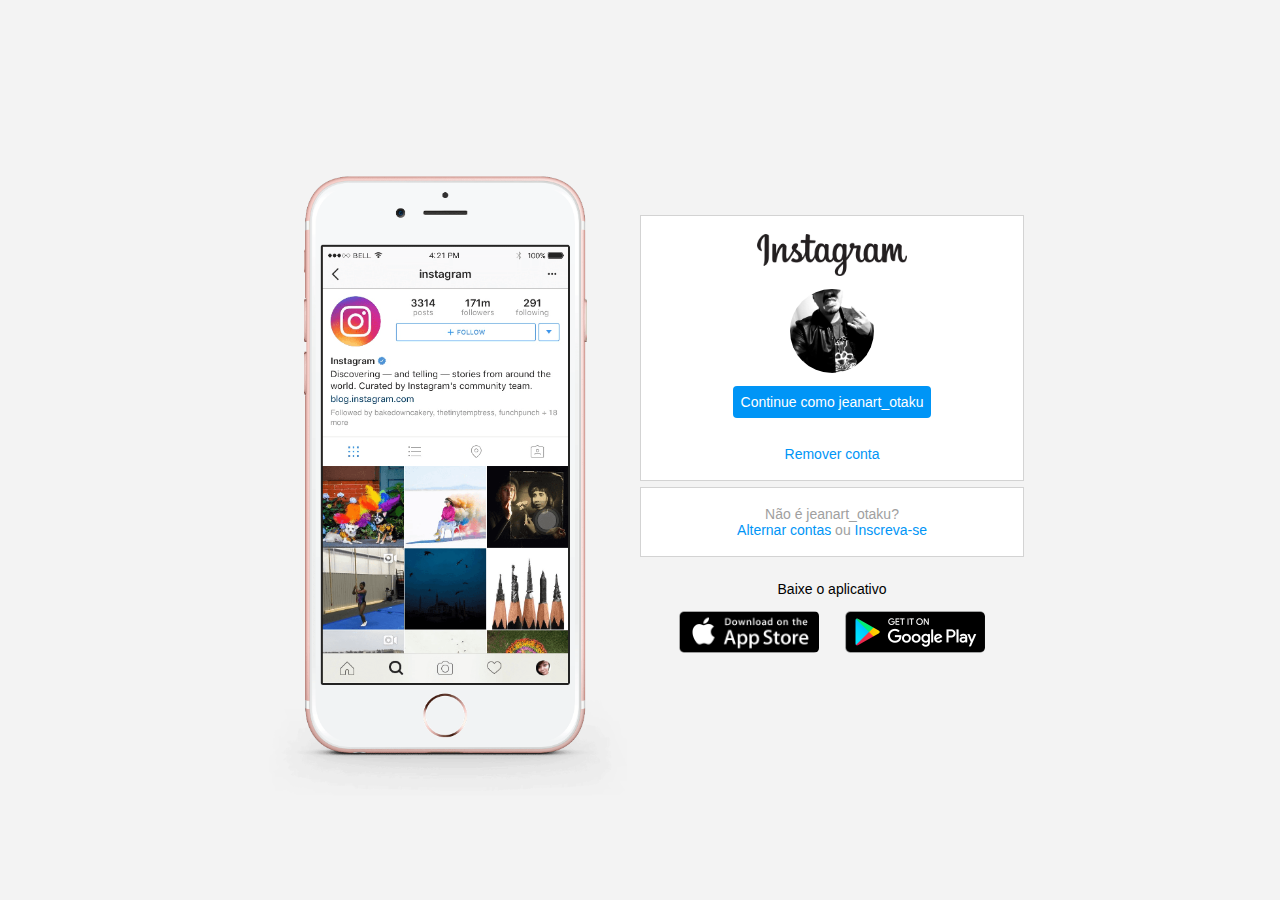
<file: Dio/html-css/instagram/index.html>
<!DOCTYPE html>
<html lang="pt-br">
<head>
    <meta charset="UTF-8">
    <meta name="author" content="Jean Fernandes - JeanOmeg">
    <meta name="description" content="Projeto Instagram - DIO - SantanderBootCamp Fullstack Developer">
    <meta name="viewport" content="width=device-width, initial-scale=1.0">
    <link rel="stylesheet" href="style.css">
    <title>Instagram</title>
</head>
<body>
    <div class="instagram-wrapper">
        
        <div class="instagram-phone">
            <img src="./img/instagram-celular.png" alt="Imagem de um celular usando o instagram">
        </div>
        
        <div class="instagram-continue">
            
            <div class="group">
                <img src="./img/instagram-logo.png" class="instagram-logo" alt="Logo do instagram">
                <div class="profile-photo">
                    <img src="./img/perfil-instagram.jpg" alt="Foto de perfil">
                </div>
                <a href="#" class="instagram-login">Continue como jeanart_otaku</a>
                <a href="#" class="instagram-logout">Remover conta</a>
            </div>
            
            <div class="group">
                <p class="not-account">Não é jeanart_otaku?</p>
                <p class="not-account">
                    <span class="link-blue">Alternar contas</span>
                    ou
                    <span class="link-blue">Inscreva-se</span>
                </p>
            </div>
            
            <div class="get-the-app">
                <p class="get-app">Baixe o aplicativo</p>
                <div class="download">
                    <a href="#" class="app-download"></a>
                    <a href="#" class="app-download"></a>
                </div>
            </div>
            
        </div>
        
    </div>
</body>
</html>
</file>
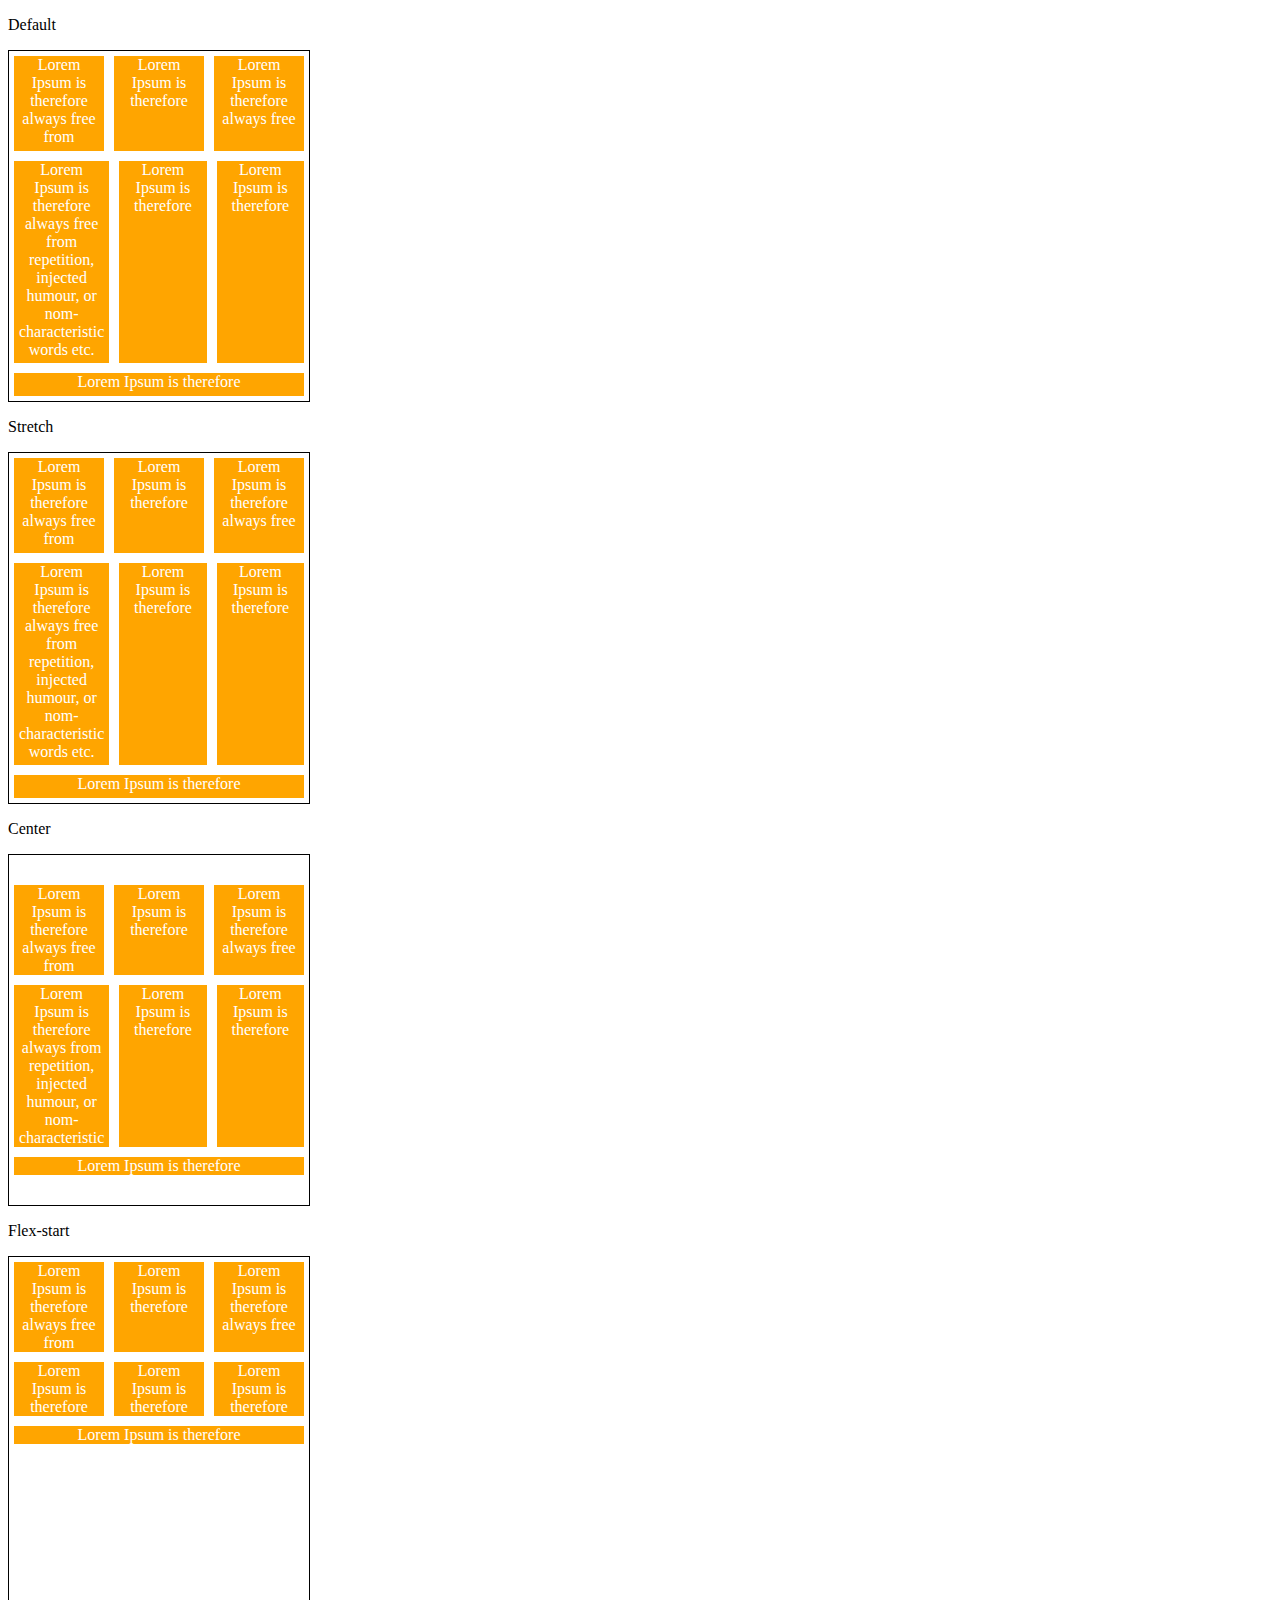
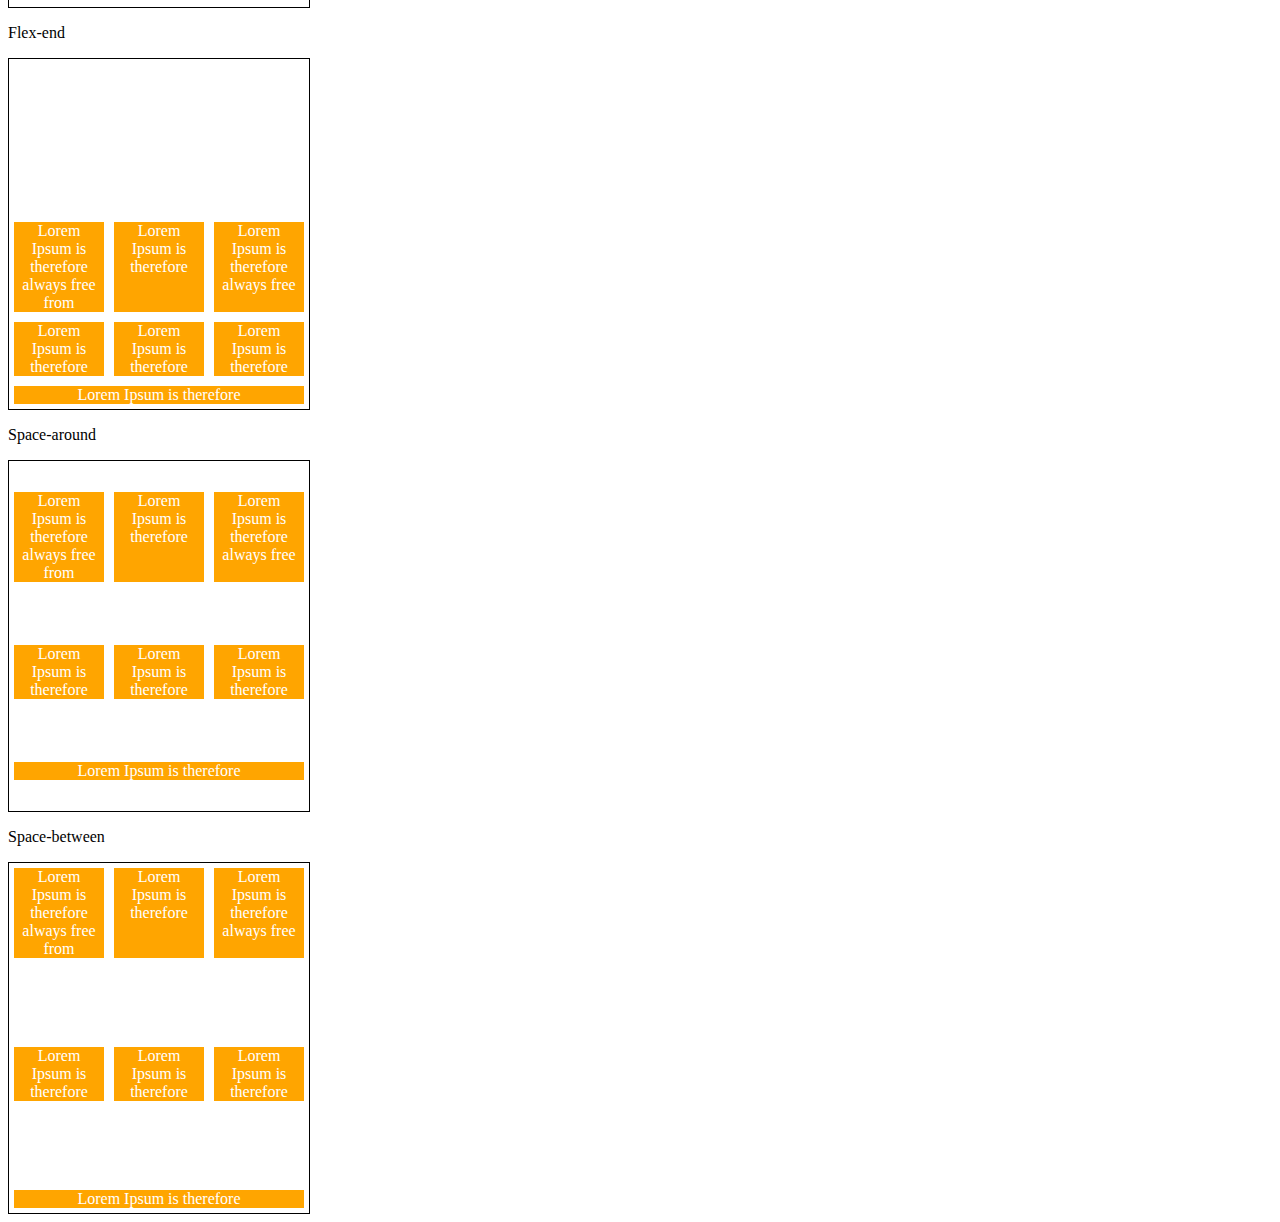
<file: Dio/html-css/flexbox/parte-1/aligncontent.html>
<!DOCTYPE html>
<html lang="pt-BR">
<head>
    <meta charset="UTF-8">
    <meta name="author" content="Jean Fernandes - JeanOmeg">
    <meta name="description" content="Exemplos da aula de align content">
    <meta http-equiv="X-UA-Compatible" content="IE=Edge">
    <meta name="viewport" content="width=device-width, initial-scale=1">
    <title>Fundamentos - Align content</title>
    <style>
        .container {
            height: 350px;
            max-width: 300px;
            display: flex;
            flex-wrap: wrap;
            border: 1px solid black;
        }

        .item {
            background-color: orange;
            padding: 0 5px;
            margin: 5px;
            flex: 1;
            text-align: center;
            color: white;
        }

        .stretch {
            align-content: stretch;
        }

        .center {
            align-content: center;
        }

        .flex-start {
            align-content: flex-start;
        }

        .flex-end {
            align-content: flex-end;
        }

        .space-between {
            align-content: space-between;
        }

        .space-around {
            align-content: space-around;
        }



    </style>
</head>
<body>
    <p>Default</p>
    <div class="container">
        <div class="item">Lorem Ipsum is therefore always free from</div>
        <div class="item">Lorem Ipsum is therefore</div>
        <div class="item">Lorem Ipsum is therefore always free</div>
        <div class="item">Lorem Ipsum is therefore always free from repetition, injected humour, or nom-characteristic words etc.</div>
        <div class="item">Lorem Ipsum is therefore</div>
        <div class="item">Lorem Ipsum is therefore</div>
        <div class="item">Lorem Ipsum is therefore</div>
    </div>

    <p>Stretch</p>
    <div class="container stretch">
        <div class="item">Lorem Ipsum is therefore always free from</div>
        <div class="item">Lorem Ipsum is therefore</div>
        <div class="item">Lorem Ipsum is therefore always free</div>
        <div class="item">Lorem Ipsum is therefore always free from repetition, injected humour, or nom-characteristic words etc.</div>
        <div class="item">Lorem Ipsum is therefore</div>
        <div class="item">Lorem Ipsum is therefore</div>
        <div class="item">Lorem Ipsum is therefore</div>
    </div>
    
    <p>Center</p>
    <div class="container center">
        <div class="item">Lorem Ipsum is therefore always free from</div>
        <div class="item">Lorem Ipsum is therefore</div>
        <div class="item">Lorem Ipsum is therefore always free</div>
        <div class="item">Lorem Ipsum is therefore always from repetition, injected humour, or nom-characteristic</div>
        <div class="item">Lorem Ipsum is therefore</div>
        <div class="item">Lorem Ipsum is therefore</div>
        <div class="item">Lorem Ipsum is therefore</div>
    </div>

    <p>Flex-start</p>
    <div class="container flex-start">
        <div class="item">Lorem Ipsum is therefore always free from</div>
        <div class="item">Lorem Ipsum is therefore</div>
        <div class="item">Lorem Ipsum is therefore always free</div>
        <div class="item">Lorem Ipsum is therefore</div>
        <div class="item">Lorem Ipsum is therefore</div>
        <div class="item">Lorem Ipsum is therefore</div>
        <div class="item">Lorem Ipsum is therefore</div>
    </div>

    <p>Flex-end</p>
    <div class="container flex-end">
        <div class="item">Lorem Ipsum is therefore always free from</div>
        <div class="item">Lorem Ipsum is therefore</div>
        <div class="item">Lorem Ipsum is therefore always free</div>
        <div class="item">Lorem Ipsum is therefore</div>
        <div class="item">Lorem Ipsum is therefore</div>
        <div class="item">Lorem Ipsum is therefore</div>
        <div class="item">Lorem Ipsum is therefore</div>
    </div>

    <p>Space-around</p>
    <div class="container space-around">
        <div class="item">Lorem Ipsum is therefore always free from</div>
        <div class="item">Lorem Ipsum is therefore</div>
        <div class="item">Lorem Ipsum is therefore always free</div>
        <div class="item">Lorem Ipsum is therefore</div>
        <div class="item">Lorem Ipsum is therefore</div>
        <div class="item">Lorem Ipsum is therefore</div>
        <div class="item">Lorem Ipsum is therefore</div>
    </div>

    <p>Space-between</p>
    <div class="container space-between">
        <div class="item">Lorem Ipsum is therefore always free from</div>
        <div class="item">Lorem Ipsum is therefore</div>
        <div class="item">Lorem Ipsum is therefore always free</div>
        <div class="item">Lorem Ipsum is therefore</div>
        <div class="item">Lorem Ipsum is therefore</div>
        <div class="item">Lorem Ipsum is therefore</div>
        <div class="item">Lorem Ipsum is therefore</div>
    </div>
</body>
</html>
</file>
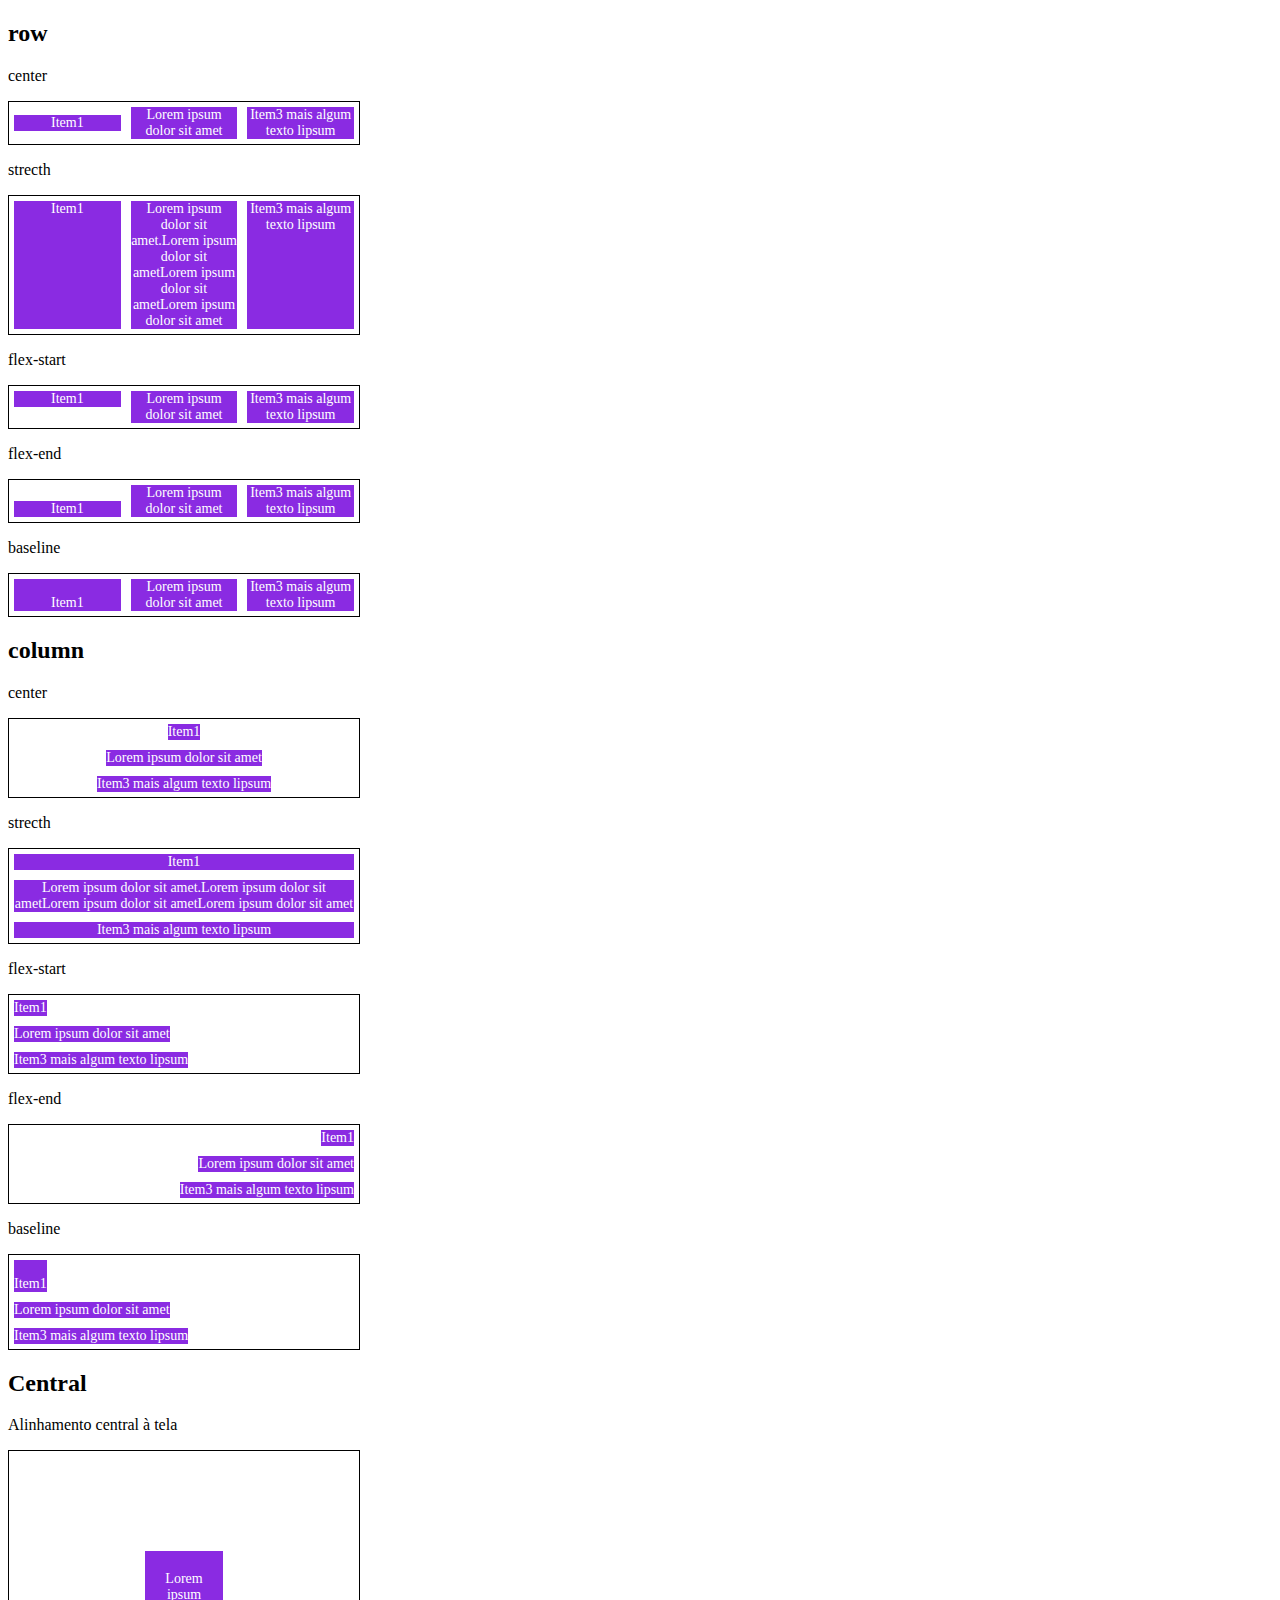
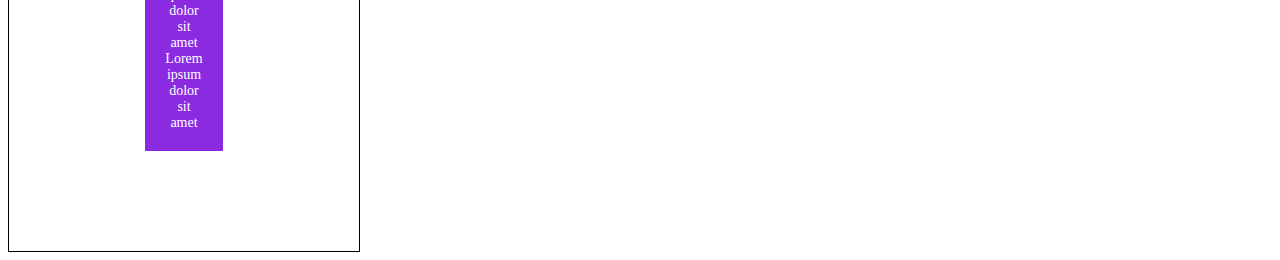
<file: Dio/html-css/flexbox/parte-1/alignitems.html>
<!DOCTYPE html>
<html lang="pt-BR">
<head>
    <meta charset="UTF-8">
    <meta name="author" content="Jean Fernandes - JeanOmeg">
    <meta name="description" content="Exemplos da aula de align-items">
    <meta http-equiv="X-UA-Compatible" content="IE=Edge">
    <meta name="viewport" content="width=device-width, initial-scale=1">
    <title>Fundamentos - Align items</title>
    <style>
        .container {
            max-width: 350px;
            border: 1px solid black;
            display: flex;
        }
        
        .item {
            background-color: blueviolet;
            margin: 5px;
            font-size: 14px;
            color: white;
            text-align: center;
            flex: 1;
        }
        
        .center {
            align-items: center;
        }
        
        .stretch {
            align-items: stretch;
        }
        
        .flex-start {
            align-items: flex-start;
        }
        
        .flex-end {
            align-items: flex-end;
        }
        
        .baseline {
            align-items: baseline;
        }
        
        .column {
            flex-direction: column;
        }
        
        .central {
            height: 400px;
            justify-content: center;
        }
        
        .central .item {
            flex: 0;
            padding: 20px;
        }
        
    </style>
</head>
<body>
    <h2>row</h2>
    <p>center</p>
    <section class="container center">
        <div class="item">Item1</div>
        <div class="item">Lorem ipsum dolor sit amet</div>
        <div class="item">Item3 mais algum texto lipsum</div>
    </section>
    
    <p>strecth</p>
    <section class="container strecth">
        <div class="item">Item1</div>
        <div class="item">Lorem ipsum dolor sit amet.Lorem ipsum dolor sit ametLorem ipsum dolor sit ametLorem ipsum dolor sit amet</div>
        <div class="item">Item3 mais algum texto lipsum</div>
    </section>
    
    <p>flex-start</p>
    <section class="container flex-start">
        <div class="item">Item1</div>
        <div class="item">Lorem ipsum dolor sit amet</div>
        <div class="item">Item3 mais algum texto lipsum</div>
    </section>
    
    <p>flex-end</p>
    <section class="container flex-end">
        <div class="item">Item1</div>
        <div class="item">Lorem ipsum dolor sit amet</div>
        <div class="item">Item3 mais algum texto lipsum</div>
    </section>
    
    <p>baseline</p>
    <section class="container baseline">
        <div class="item"><br>Item1</div>
        <div class="item">Lorem ipsum dolor sit amet</div>
        <div class="item">Item3 mais algum texto lipsum</div>
    </section>
    
    <h2>column</h2>
    <p>center</p>
    <section class="container center column">
        <div class="item">Item1</div>
        <div class="item">Lorem ipsum dolor sit amet</div>
        <div class="item">Item3 mais algum texto lipsum</div>
    </section>
    
    <p>strecth</p>
    <section class="container strecth column">
        <div class="item">Item1</div>
        <div class="item">Lorem ipsum dolor sit amet.Lorem ipsum dolor sit ametLorem ipsum dolor sit ametLorem ipsum dolor sit amet</div>
        <div class="item">Item3 mais algum texto lipsum</div>
    </section>
    
    <p>flex-start</p>
    <section class="container flex-start column">
        <div class="item">Item1</div>
        <div class="item">Lorem ipsum dolor sit amet</div>
        <div class="item">Item3 mais algum texto lipsum</div>
    </section>
    
    <p>flex-end</p>
    <section class="container flex-end column">
        <div class="item">Item1</div>
        <div class="item">Lorem ipsum dolor sit amet</div>
        <div class="item">Item3 mais algum texto lipsum</div>
    </section>
    
    <p>baseline</p>
    <section class="container baseline column">
        <div class="item"><br>Item1</div>
        <div class="item">Lorem ipsum dolor sit amet</div>
        <div class="item">Item3 mais algum texto lipsum</div>
    </section>
    
    <h2>Central</h2>
    <p>Alinhamento central à tela</p>
    <section class="container central center">
        <div class="item">Lorem ipsum dolor sit amet Lorem ipsum dolor sit amet</div>
    </section>
</body>
</html>
</file>
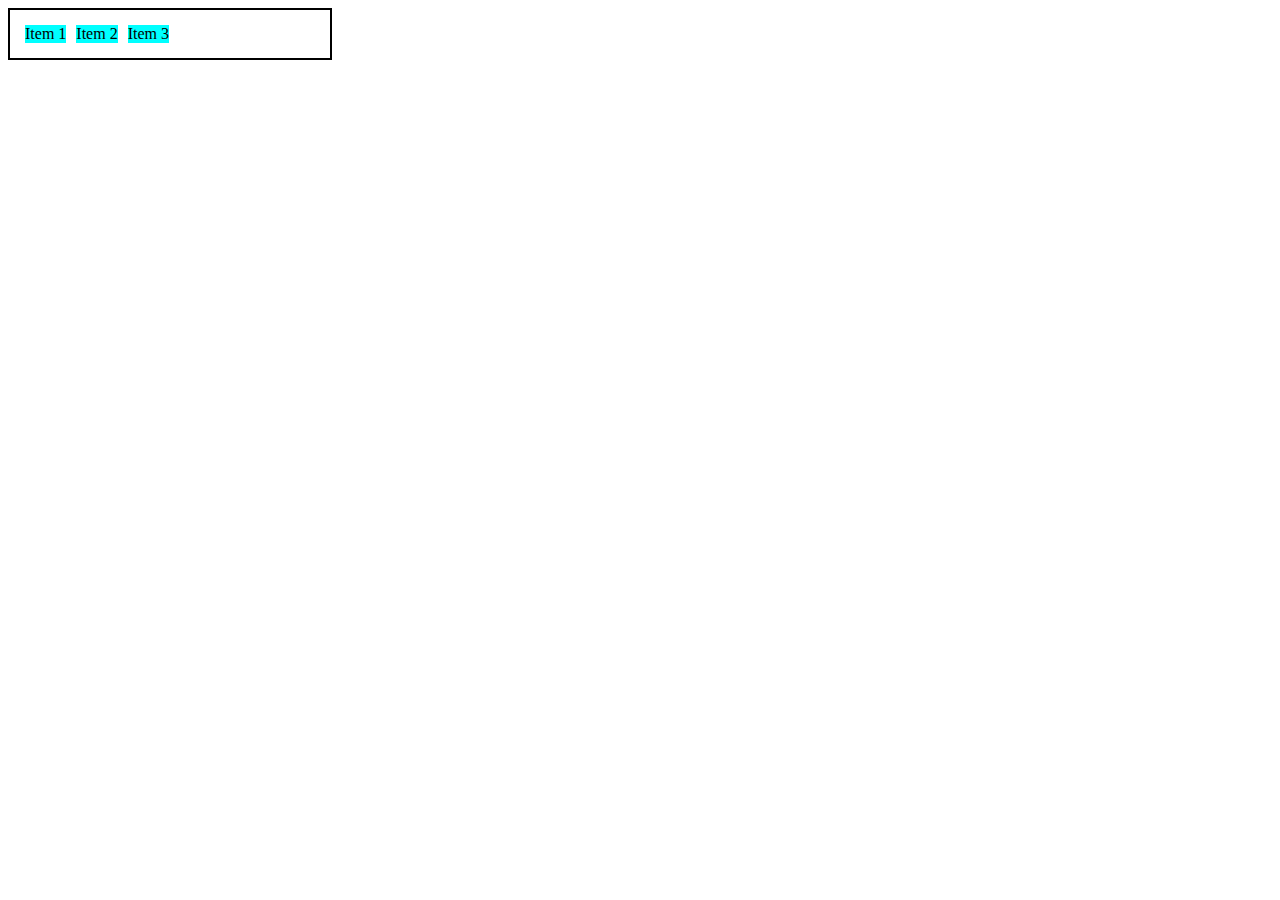
<file: Dio/html-css/flexbox/parte-1/displayflex.html>
<!DOCTYPE html>
<html lang="pt-BR">
<head>
    <meta charset="UTF-8">
    <meta name="author" content="Jean Fernandes - JeanOmeg">
    <meta name="description" content="Exemplos da aula de display flex">
    <meta http-equiv="X-UA-Compatible" content="IE=Edge">
    <meta name="viewport" content="width=device-width, initial-scale=1">
    <title>Fundamentos - Display flex</title>
    <style>

        .flex {
            max-width: 300px;
            padding: 10px;
            border: 2px solid black;
            display: flex;
        }

        .item {
            background-color: aqua;
            margin: 5px;
        }

    </style>
</head>
<body>
    
    <div class="flex">
        <div class="item">Item 1</div>
        <div class="item">Item 2</div>
        <div class="item">Item 3</div>
    </div>
    
</body>
</html>
</file>
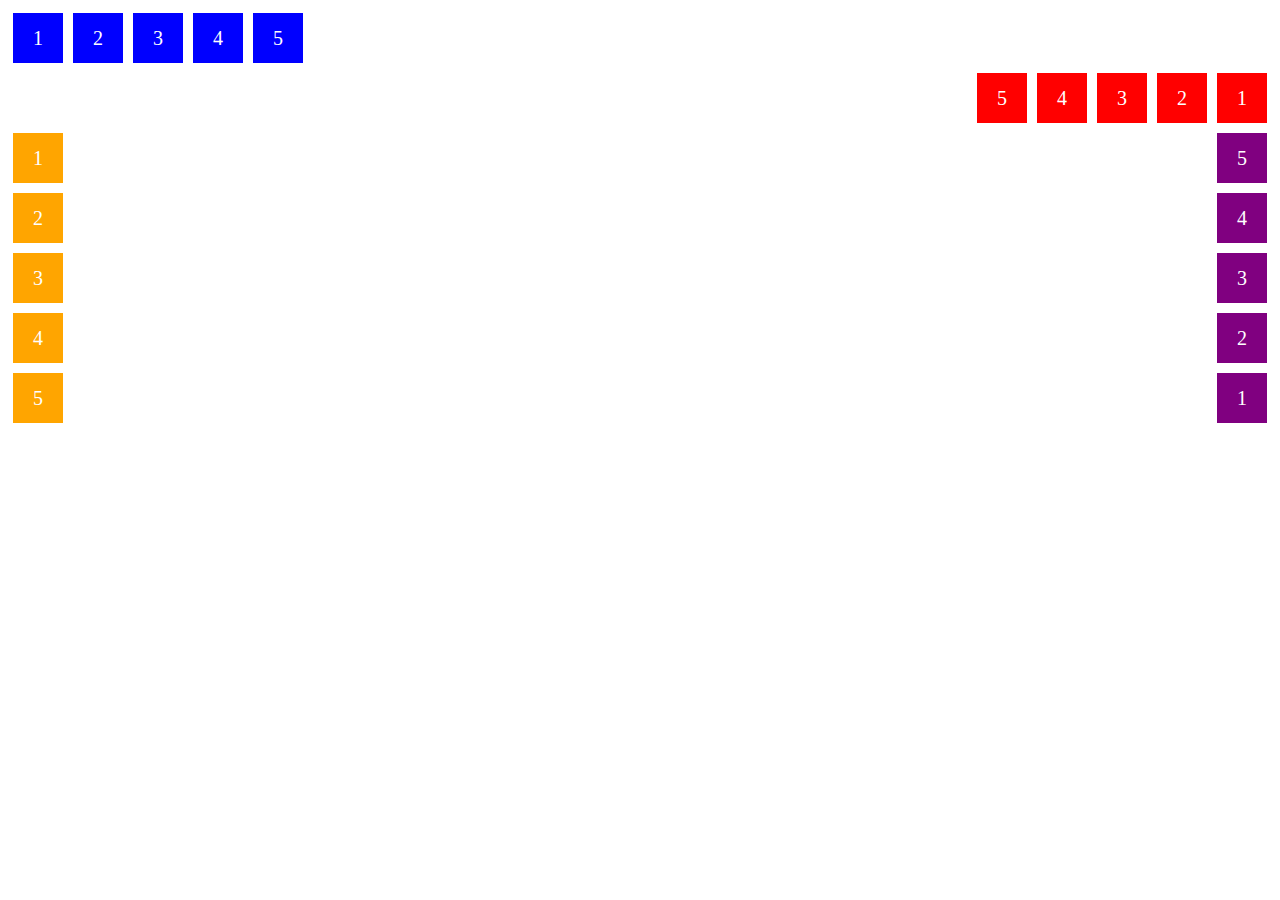
<file: Dio/html-css/flexbox/parte-1/flexdirection.html>
<!DOCTYPE html>
<html lang="pt-BR">
<head>
    <meta charset="UTF-8">
    <meta name="author" content="Jean Fernandes - JeanOmeg">
    <meta name="description" content="Exemplos da aula de flex direction">
    <meta http-equiv="X-UA-Compatible" content="IE=Edge">
    <meta name="viewport" content="width=device-width, initial-scale=1">
    <title>Fundamentos - Flex direction</title>
    <style>
    
        .flex-container {
            margin: 0;
            padding: 0;
            display: flex;
            list-style: none;
        }
        
        .flex-item {
            background: blue;
            height: 50px;
            width: 50px;
            line-height: 50px;
            font-size: 20px;
            color: white;
            text-align: center;
            margin: 5px;
        }
        
        .row {
            flex-direction: row;
        }
        
        .row-reverse {
            flex-direction: row-reverse;
        }
        
        .row-reverse li {
            background-color: red;
        }
        
        .column {
            float: left;
            flex-direction: column;
        }
        
        .column li {
            background: orange;
        }
        
        .column-reverse {
            float: right;
            flex-direction: column-reverse;
        }
        
        .column-reverse li {
            background: purple;
        }
        
    </style>
</head>

<body>
    
    <ul class="flex-container row">
        <li class="flex-item">1</li>
        <li class="flex-item">2</li>
        <li class="flex-item">3</li>
        <li class="flex-item">4</li>
        <li class="flex-item">5</li>
    </ul>
    
    <ul class="flex-container row-reverse">
        <li class="flex-item">1</li>
        <li class="flex-item">2</li>
        <li class="flex-item">3</li>
        <li class="flex-item">4</li>
        <li class="flex-item">5</li>
    </ul>
    
    <ul class="flex-container column">
        <li class="flex-item">1</li>
        <li class="flex-item">2</li>
        <li class="flex-item">3</li>
        <li class="flex-item">4</li>
        <li class="flex-item">5</li>
    </ul>
    
    <ul class="flex-container column-reverse">
        <li class="flex-item">1</li>
        <li class="flex-item">2</li>
        <li class="flex-item">3</li>
        <li class="flex-item">4</li>
        <li class="flex-item">5</li>
    </ul>
    
</body>
</html>
</file>
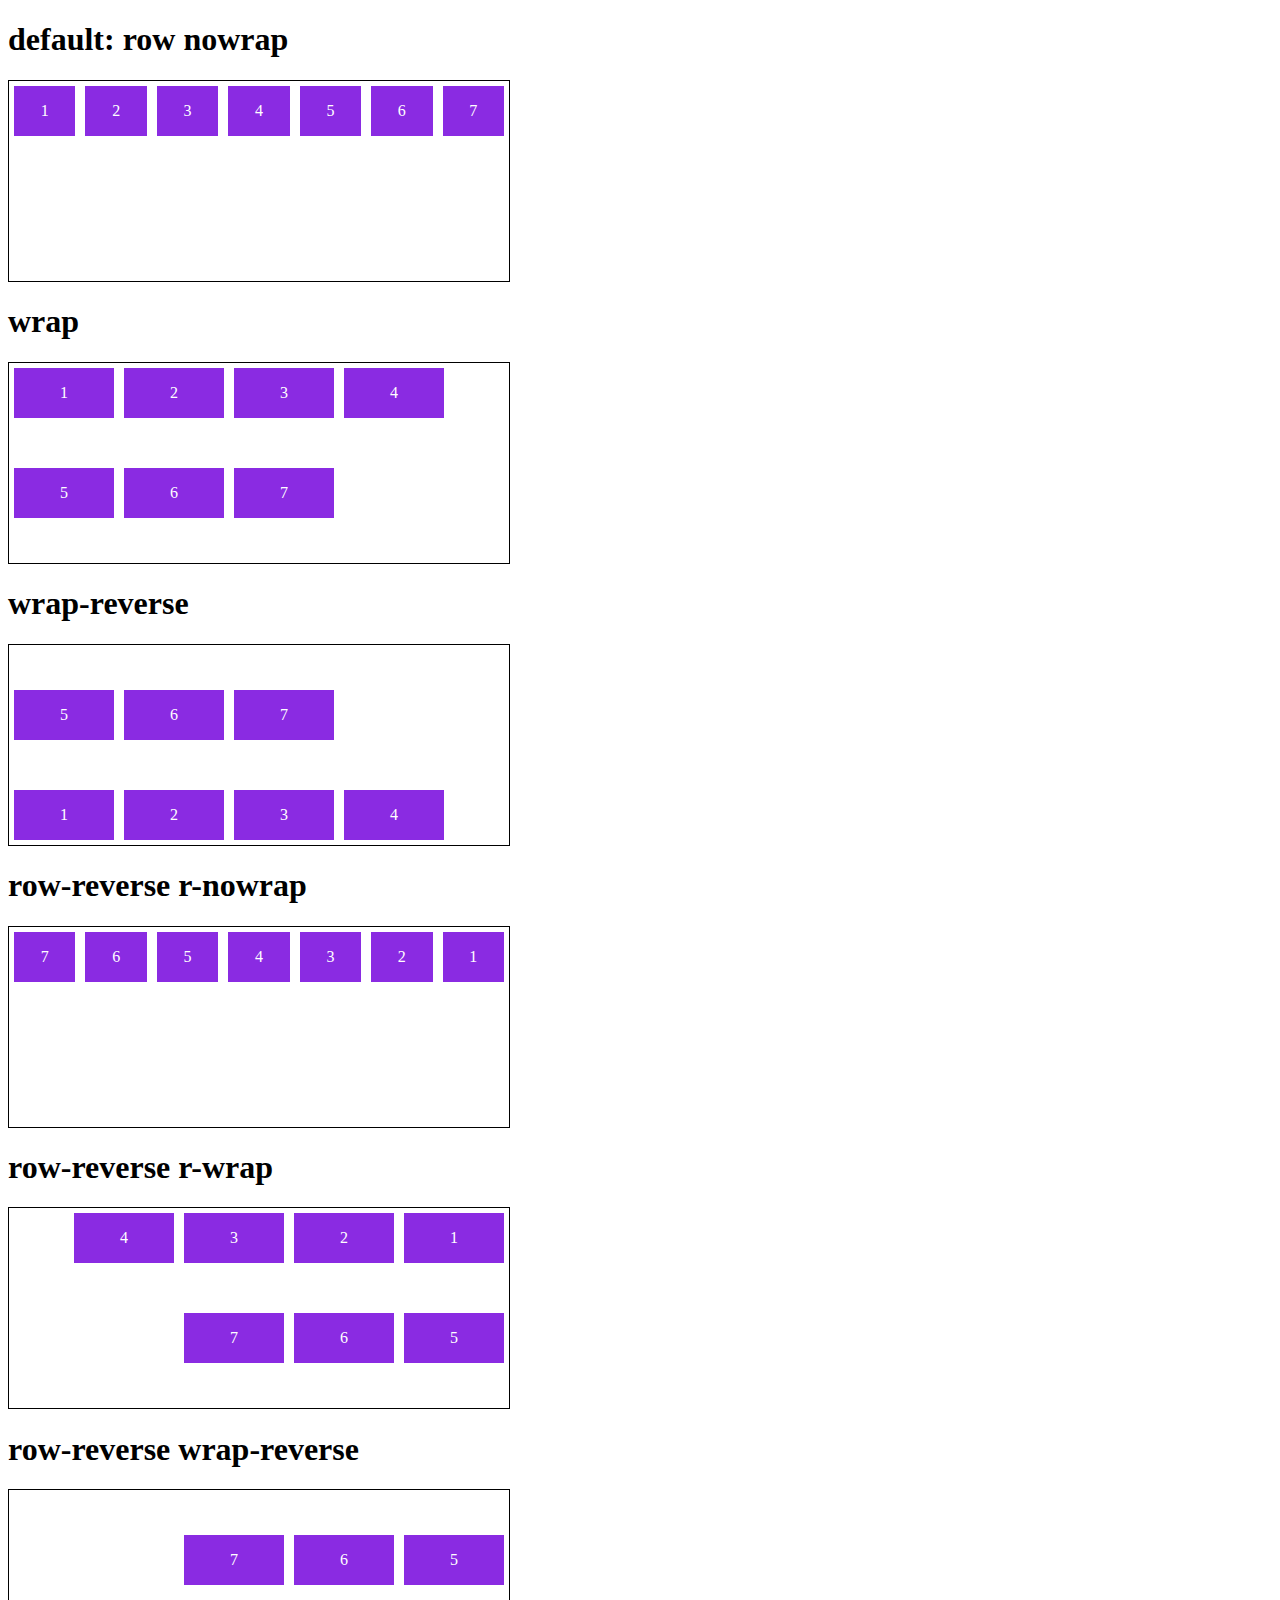
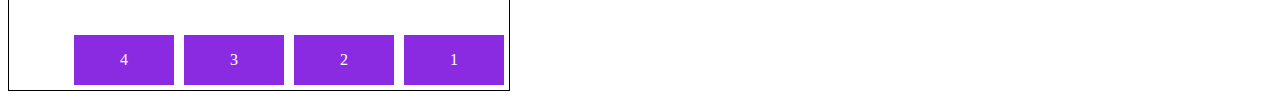
<file: Dio/html-css/flexbox/parte-1/flexflow.html>
<!DOCTYPE html>
<html lang="pt-BR">
<head>
    <meta charset="UTF-8">
    <meta http-equiv="X-UA-Compatible" content="IE=Edge">
    <meta name="author" content="Jean Fernandes - JeanOmeg">
    <meta name="description" content="Exemplos da aula de flex flow">
    <meta name="viewport" content="width=device-width, initial-scale=1">
    <title>Fundamentos - flex flow</title>
    <style>
        .flex-container {
            display: flex;
            border: 1px solid black;
            max-width: 500px;
            height: 200px;
            margin-bottom: 10px;
        }
        
        .default {
            flex-flow: row nowrap;
        }
        
        .wrap {
            flex-flow: row wrap;
        }
        
        .wrap-reverse {
            flex-flow: row wrap-reverse;
        }
        
        .r-nowrap {
            flex-flow: row-reverse nowrap;
        }
        
        .r-wrap {
            flex-flow: row-reverse wrap;
        }
        
        .rr-wrap {
            flex-flow: row-reverse wrap-reverse;
        }
        
        .item {
            background-color: blueviolet;
            margin: 5px;
            color: white;
            text-align: center;
            width: 100px;
            height: 50px;
            line-height: 50px;
        }
        
    </style>
</head>
<body>
    <h1>default: row nowrap</h1>
    <div class="flex-container default">
        <div class="item">1</div>
        <div class="item">2</div>
        <div class="item">3</div>
        <div class="item">4</div>
        <div class="item">5</div>
        <div class="item">6</div>
        <div class="item">7</div>
    </div>
    
    <h1>wrap</h1>
    <div class="flex-container wrap">
        <div class="item">1</div>
        <div class="item">2</div>
        <div class="item">3</div>
        <div class="item">4</div>
        <div class="item">5</div>
        <div class="item">6</div>
        <div class="item">7</div>
    </div>
    
    <h1>wrap-reverse</h1>
    <div class="flex-container wrap-reverse">
        <div class="item">1</div>
        <div class="item">2</div>
        <div class="item">3</div>
        <div class="item">4</div>
        <div class="item">5</div>
        <div class="item">6</div>
        <div class="item">7</div>
    </div>
    
    <h1>row-reverse r-nowrap</h1>
    <div class="flex-container r-nowrap">
        <div class="item">1</div>
        <div class="item">2</div>
        <div class="item">3</div>
        <div class="item">4</div>
        <div class="item">5</div>
        <div class="item">6</div>
        <div class="item">7</div>
    </div>
    
    <h1>row-reverse r-wrap</h1>
    <div class="flex-container r-wrap">
        <div class="item">1</div>
        <div class="item">2</div>
        <div class="item">3</div>
        <div class="item">4</div>
        <div class="item">5</div>
        <div class="item">6</div>
        <div class="item">7</div>
    </div>
    
    <h1>row-reverse wrap-reverse</h1>
    <div class="flex-container rr-wrap">
        <div class="item">1</div>
        <div class="item">2</div>
        <div class="item">3</div>
        <div class="item">4</div>
        <div class="item">5</div>
        <div class="item">6</div>
        <div class="item">7</div>
    </div>
</body>
</html>
</file>
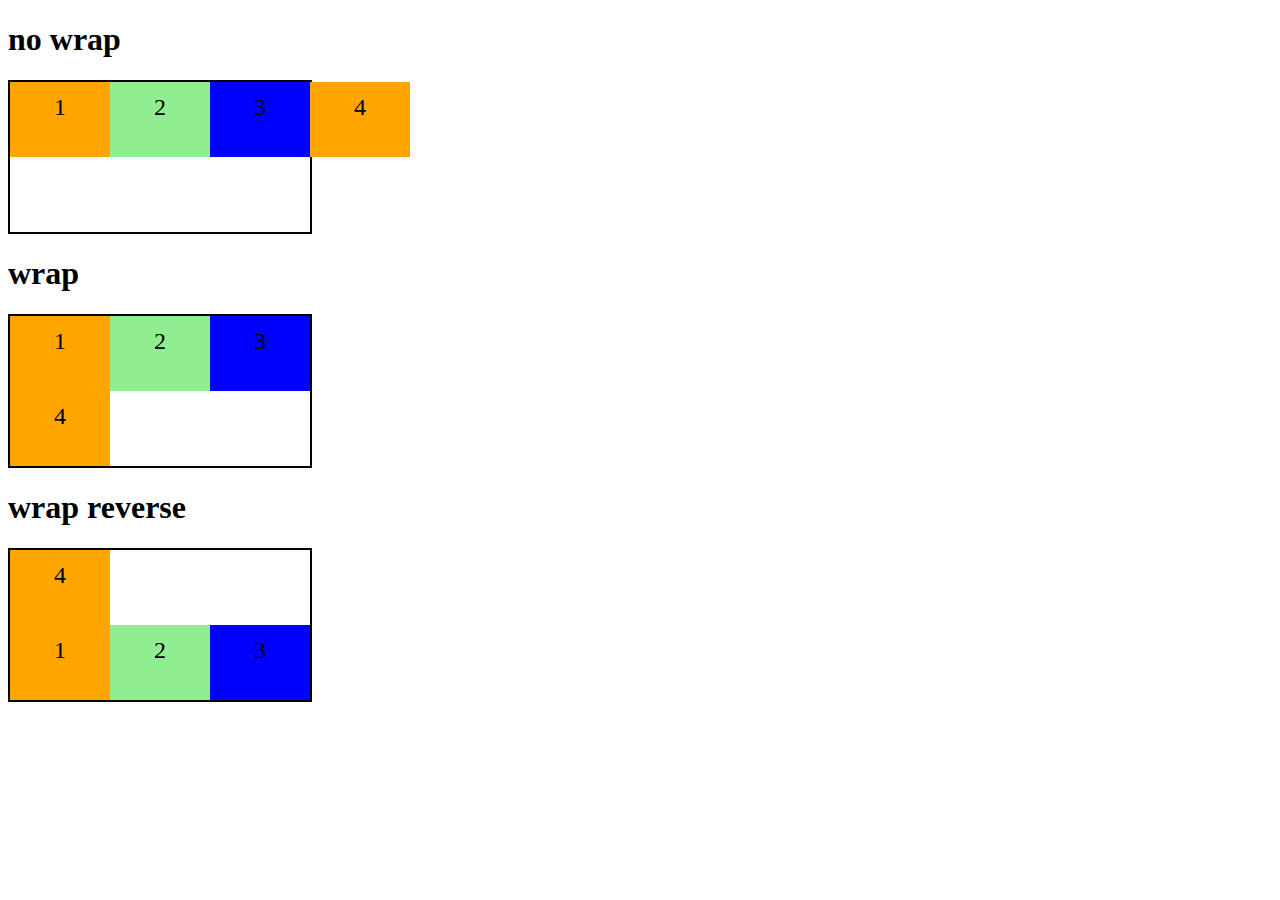
<file: Dio/html-css/flexbox/parte-1/flexwrap.html>
<!DOCTYPE html>
<html lang="pt-BR">
<head>
    <meta charset="UTF-8">
    <meta name="author" content="Jean Fernandes - JeanOmeg">
    <meta name="description" content="Exemplos da aula de flex wrap">
    <meta http-equiv="X-UA-Compatible" content="IE=Edge">
    <meta name="viewport" content="width=device-width, initial-scale=1">
    <title>Fundamentos - Flex wrap</title>
    <style>
    
        .flex-container {
            display: flex;
            height: 150px;
            border: 2px solid black;
            max-width: 300px;
            flex-direction: row;
        }
        
        .item {
            font-size: 24px;
            height: 50%;
            text-align: center;
            min-width: 100px;
            line-height: 50px;
        }
        
        .nowrap {
            flex-wrap: nowrap;
        }
        
        .wrap {
            flex-wrap: wrap;
        }
        
        .wrap-reverse {
            flex-wrap: wrap-reverse;
        }
        
        .blue {
            background-color: blue;
        }
        
        .green {
            background-color: lightgreen;
        }
        
        .orange {
            background-color: orange;
        }
        
    </style>
</head>
<body>
    
    <h1>no wrap</h1>
    <div class="flex-container nowrap">
        <div class="item orange">1</div>
        <div class="item green">2</div>
        <div class="item blue">3</div>
        <div class="item orange">4</div>
    </div>
    
    <h1>wrap</h1>
    <div class="flex-container wrap">
        <div class="item orange">1</div>
        <div class="item green">2</div>
        <div class="item blue">3</div>
        <div class="item orange">4</div>
    </div>
    
    <h1>wrap reverse</h1>
    <div class="flex-container wrap-reverse">
        <div class="item orange">1</div>
        <div class="item green">2</div>
        <div class="item blue">3</div>
        <div class="item orange">4</div>
    </div>
    
</body>
</html>
</file>
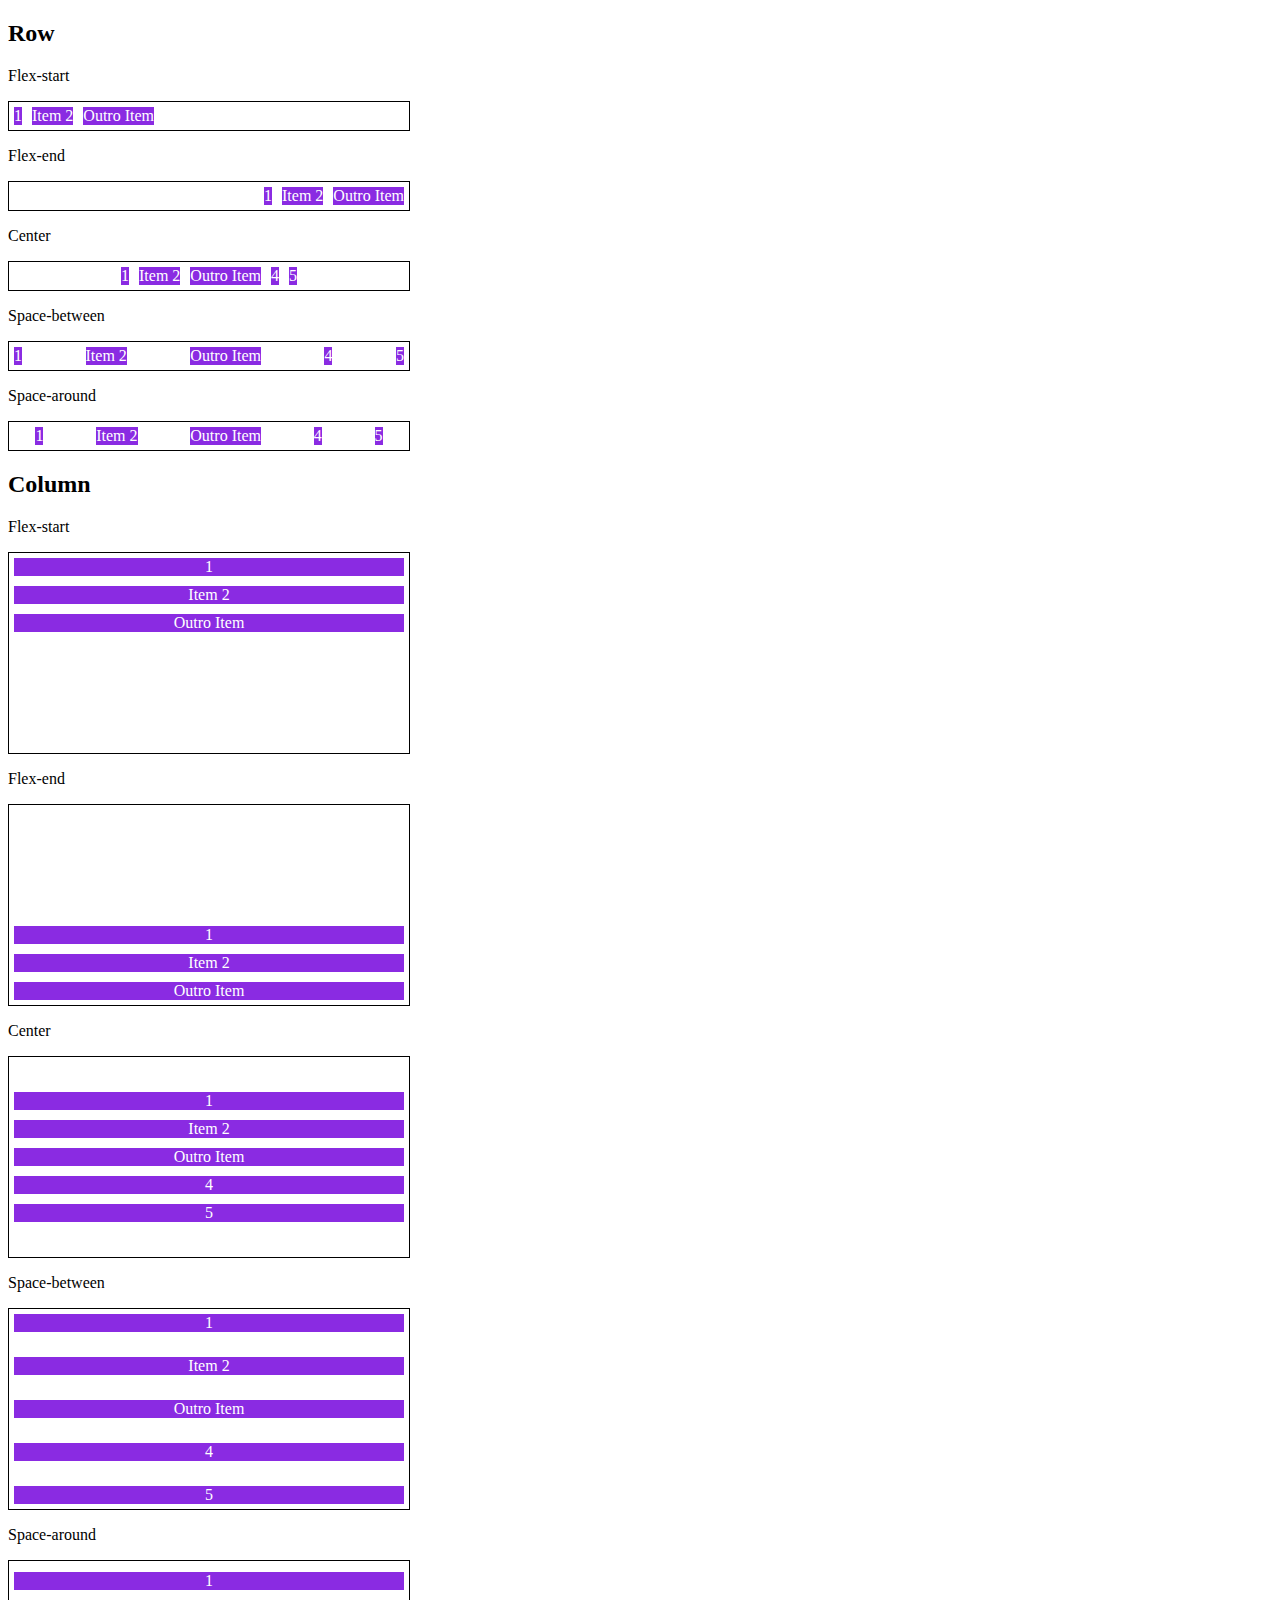
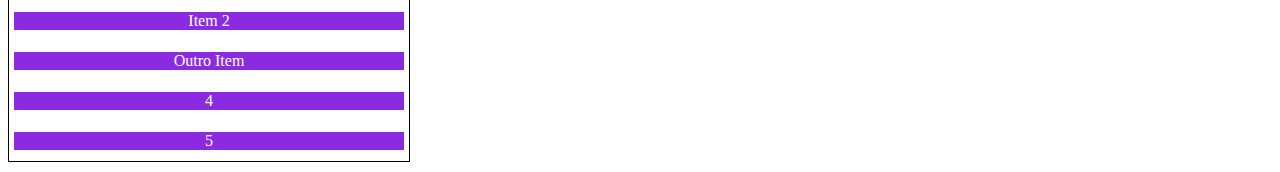
<file: Dio/html-css/flexbox/parte-1/justifycontent.html>
<!DOCTYPE html>
<html lang="pt-BR">
<head>
    <meta charset="UTF-8">
    <meta name="author" content="Jean Fernandes - JeanOmeg">
    <meta name="description" content="Exemplos da aula de justify-content">
    <meta http-equiv="X-UA-Compatible" content="IE=Edge">
    <meta name="viewport" content="width=device-width, initial-scale=1">
    <title>Fundamentos - Justify content</title>
    <style>
        .container {
            max-width: 400px;
            border: 1px solid black;
            margin: 0;
            margin-bottom: 10px;
            display: flex;
        }
        
        .item {
            background-color: blueviolet;
            margin: 5px;
            text-align: center;
            color: white;
        }
        
        .flex-start {
            justify-content: flex-start;
        }
        
        .flex-end {
            justify-content: flex-end;
        }
        
        .center {
            justify-content: center;
        }
        
        .space-between {
            justify-content: space-between;
        }
        
        .space-around {
            justify-content: space-around;
        }
        
        .column {
            flex-direction: column;
            min-height: 200px;
        }
        
    </style>
</head>
<body>
    <h2>Row</h2>
    <p>Flex-start</p>
    <section class="container flex-start">
        <div class="item">1</div>
        <div class="item">Item 2</div>
        <div class="item">Outro Item</div>
    </section>
    
    <p>Flex-end</p>
    <section class="container flex-end">
        <div class="item">1</div>
        <div class="item">Item 2</div>
        <div class="item">Outro Item</div>
    </section>
    
    <p>Center</p>
    <section class="container center">
        <div class="item">1</div>
        <div class="item">Item 2</div>
        <div class="item">Outro Item</div>
        <div class="item">4</div>
        <div class="item">5</div>
    </section>
    
    <p>Space-between</p>
    <section class="container space-between">
        <div class="item">1</div>
        <div class="item">Item 2</div>
        <div class="item">Outro Item</div>
        <div class="item">4</div>
        <div class="item">5</div>
    </section>
    
    <p>Space-around</p>
    <section class="container space-around">
        <div class="item">1</div>
        <div class="item">Item 2</div>
        <div class="item">Outro Item</div>
        <div class="item">4</div>
        <div class="item">5</div>
    </section>
    
    <h2>Column</h2>
    <p>Flex-start</p>
    <section class="container flex-start column">
        <div class="item">1</div>
        <div class="item">Item 2</div>
        <div class="item">Outro Item</div>
    </section>
    
    <p>Flex-end</p>
    <section class="container flex-end column">
        <div class="item">1</div>
        <div class="item">Item 2</div>
        <div class="item">Outro Item</div>
    </section>
    
    <p>Center</p>
    <section class="container center column">
        <div class="item">1</div>
        <div class="item">Item 2</div>
        <div class="item">Outro Item</div>
        <div class="item">4</div>
        <div class="item">5</div>
    </section>
    
    <p>Space-between</p>
    <section class="container space-between column">
        <div class="item">1</div>
        <div class="item">Item 2</div>
        <div class="item">Outro Item</div>
        <div class="item">4</div>
        <div class="item">5</div>
    </section>
    
    <p>Space-around</p>
    <section class="container space-around column">
        <div class="item">1</div>
        <div class="item">Item 2</div>
        <div class="item">Outro Item</div>
        <div class="item">4</div>
        <div class="item">5</div>
    </section>
    
</body>
</html>
</file>
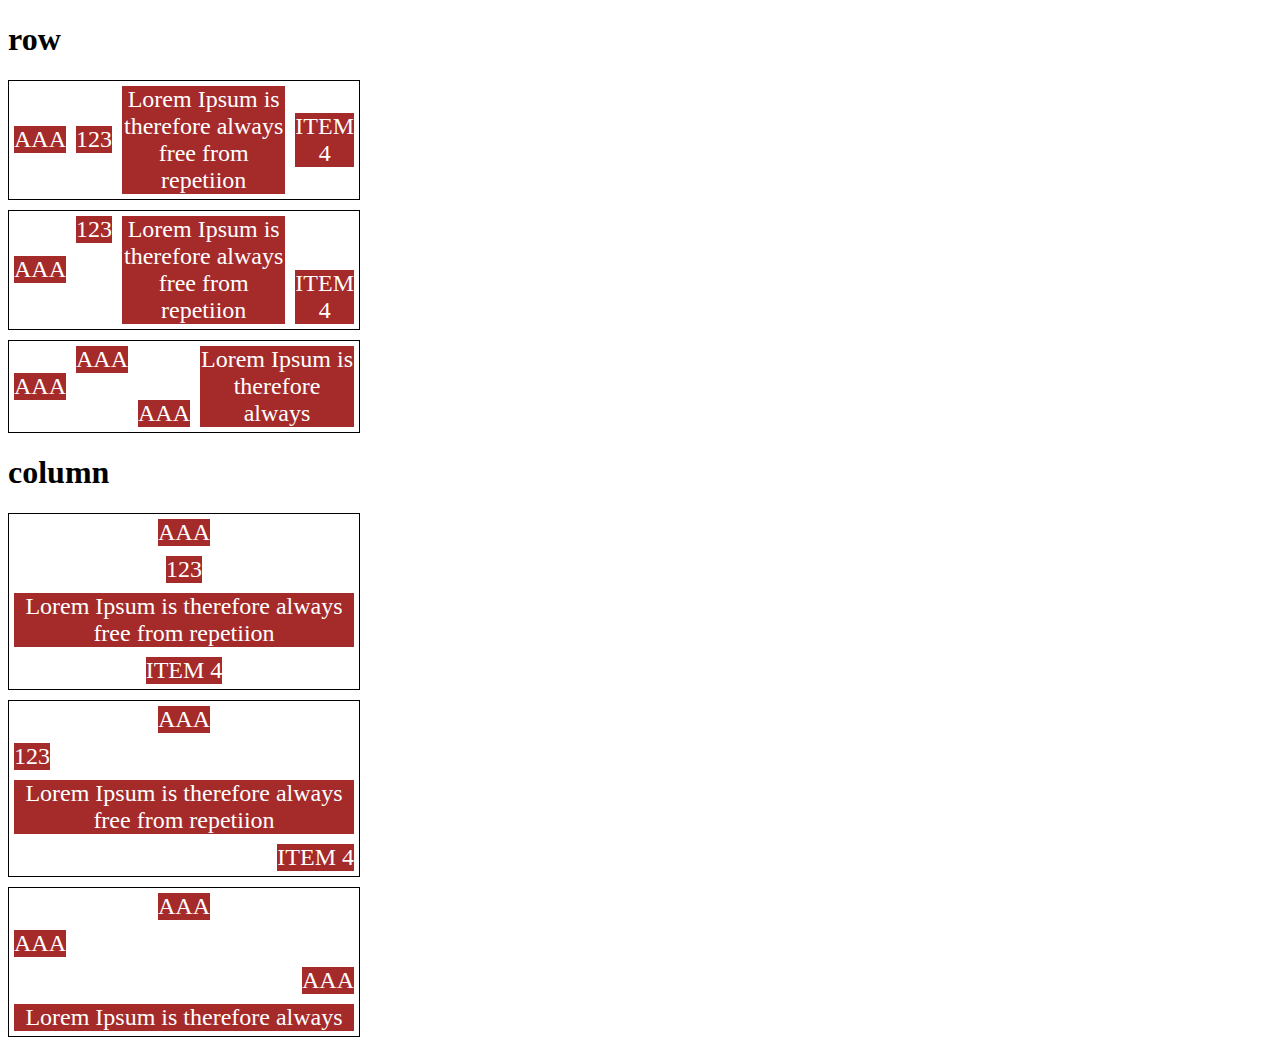
<file: Dio/html-css/flexbox/parte-2/alignself.html>
<!DOCTYPE html>
<html lang="pt-BR">
<head>
    <meta charset="UTF-8">
    <meta name="author" content="Jean Fernandes - JeanOmeg">
    <meta name="description" content="Exemplos da aula de align self">
    <meta http-equiv="X-UA-Compatible" content="IE=Edge">
    <meta name="viewport" content="width=device-width, initial-scale=1">
    <title>Fundamentos - Align self</title>
    <style>
        .flex-container {
            max-width: 350px;
            border: 1px solid black;
            margin-bottom: 10px;
            display: flex;
        }

        .align-container {
            align-items: center;
        }

        .item {
            background-color: brown;
            color: white;
            font-size: 24px;
            text-align: center;
            margin: 5px;
        }

        .center {
            align-self: center;
        }

        .start {
            align-self: flex-start;
        }

        .end {
            align-self: flex-end;
        }

        .baseline {
            align-self: baseline;
        }

        .stretch {
            align-self: stretch;
        }

        .auto {
            align-self: auto;
        }

        .direction {
            flex-direction: column;
        }

    </style>
</head>
<body>
    <h1>row</h1>
    <section class="flex-container align-container">
        <div class="item auto">AAA</div>
        <div class="item auto">123</div>
        <div class="item auto">Lorem Ipsum is therefore always free from repetiion</div>
        <div class="item auto">ITEM 4</div>
    </section>

    <section class="flex-container">
        <div class="item center">AAA</div>
        <div class="item start">123</div>
        <div class="item stretch">Lorem Ipsum is therefore always free from repetiion</div>
        <div class="item end">ITEM 4</div>
    </section>

    <section class="flex-container">
        <div class="item center">AAA</div>
        <div class="item start">AAA</div>
        <div class="item end">AAA</div>
        <div class="item stretch">Lorem Ipsum is therefore always</div>
    </section>

    <h1>column</h1>
    <section class="flex-container align-container direction">
        <div class="item auto">AAA</div>
        <div class="item auto">123</div>
        <div class="item auto">Lorem Ipsum is therefore always free from repetiion</div>
        <div class="item auto">ITEM 4</div>
    </section>

    <section class="flex-container direction">
        <div class="item center">AAA</div>
        <div class="item start">123</div>
        <div class="item stretch">Lorem Ipsum is therefore always free from repetiion</div>
        <div class="item end">ITEM 4</div>
    </section>

    <section class="flex-container direction">
        <div class="item center">AAA</div>
        <div class="item start">AAA</div>
        <div class="item end">AAA</div>
        <div class="item stretch">Lorem Ipsum is therefore always</div>
    </section>
</body>
</html>
</file>
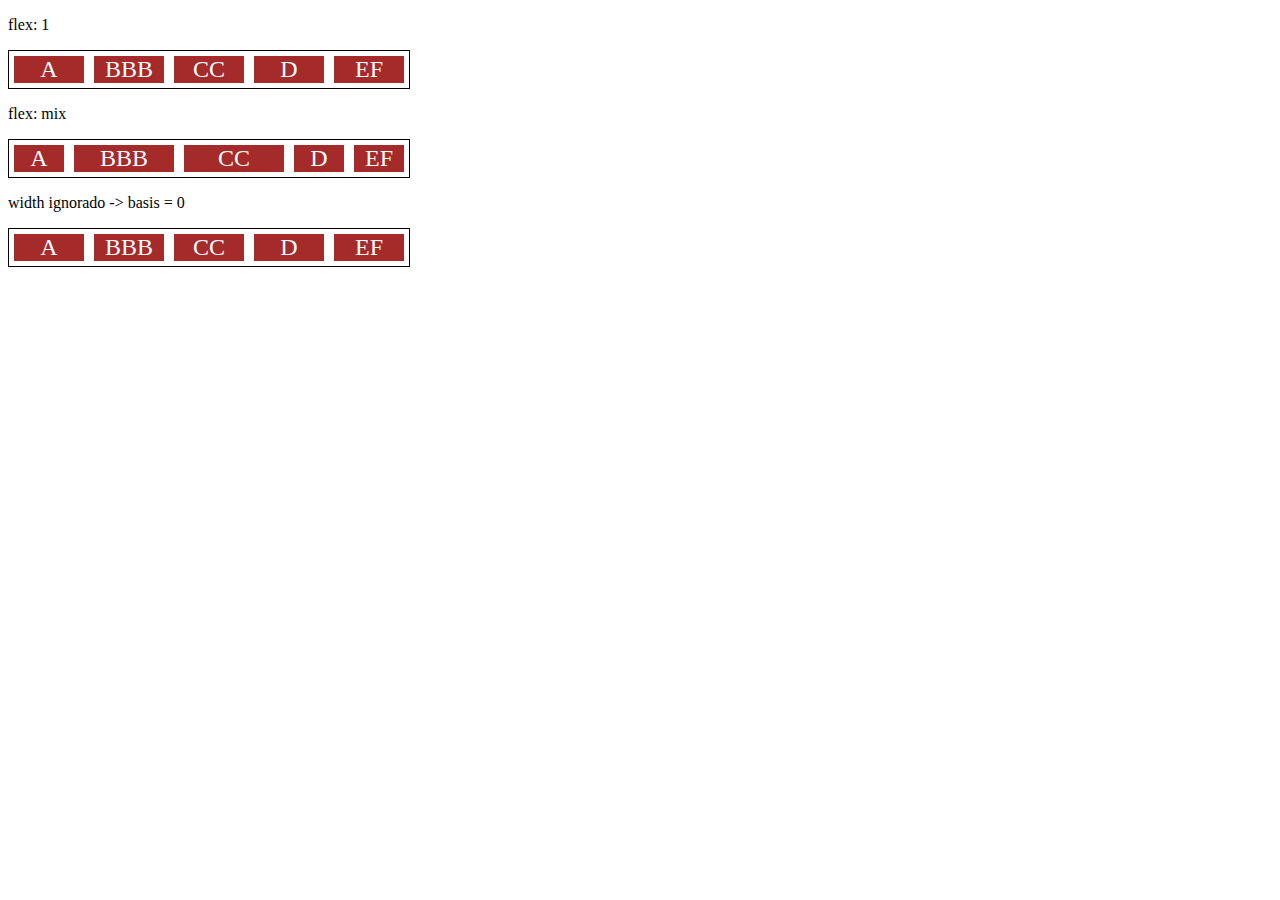
<file: Dio/html-css/flexbox/parte-2/flex.html>
<!DOCTYPE html>
<html lang="pt-BR">
<head>
    <meta charset="UTF-8">
    <meta name="author" content="Jean Fernandes - JeanOmeg">
    <meta name="description" content="Exemplos da aula de flex">
    <meta http-equiv="X-UA-Compatible" content="IE=Edge">
    <meta name="viewport" content="width=device-width, initial-scale=1">
    <title>Fundamentos - Flex</title>
    <style>
        .flex-container {
            display: flex;
            border: 1px solid black;
            max-width: 400px;
            margin-bottom: 10px;
        }

        .item {
            background-color: brown;
            color: white;
            font-size: 24px;
            text-align: center;
            margin: 5px;
        }

        .flex-1 {
            flex: 1;
            /* grow = 1, shrink = 1, basis = 0 */
        }

        .largura {
            width: 200px;
            /* min-width: 250px; */
        }

        .flex-2 {
            flex: 2;
            /* grow = 2, shrink = 1, basis = 0 */
        }



    </style>
</head>
<body>
    <p>flex: 1</p>
    <div class="flex-container">
        <div class="item flex-1">A</div>
        <div class="item flex-1">BBB</div>
        <div class="item flex-1">CC</div>
        <div class="item flex-1">D</div>
        <div class="item flex-1">EF</div>
    </div>

    <p>flex: mix</p>
    <div class="flex-container">
        <div class="item flex-1">A</div>
        <div class="item flex-2">BBB</div>
        <div class="item flex-2">CC</div>
        <div class="item flex-1">D</div>
        <div class="item flex-1">EF</div>
    </div>

    <p>width ignorado -> basis = 0</p>

    <div class="flex-container">
        <div class="item flex-1 largura">A</div>
        <div class="item flex-1 largura">BBB</div>
        <div class="item flex-1 largura">CC</div>
        <div class="item flex-1 largura">D</div>
        <div class="item flex-1 largura">EF</div>
    </div>
</body>
</html>
</file>
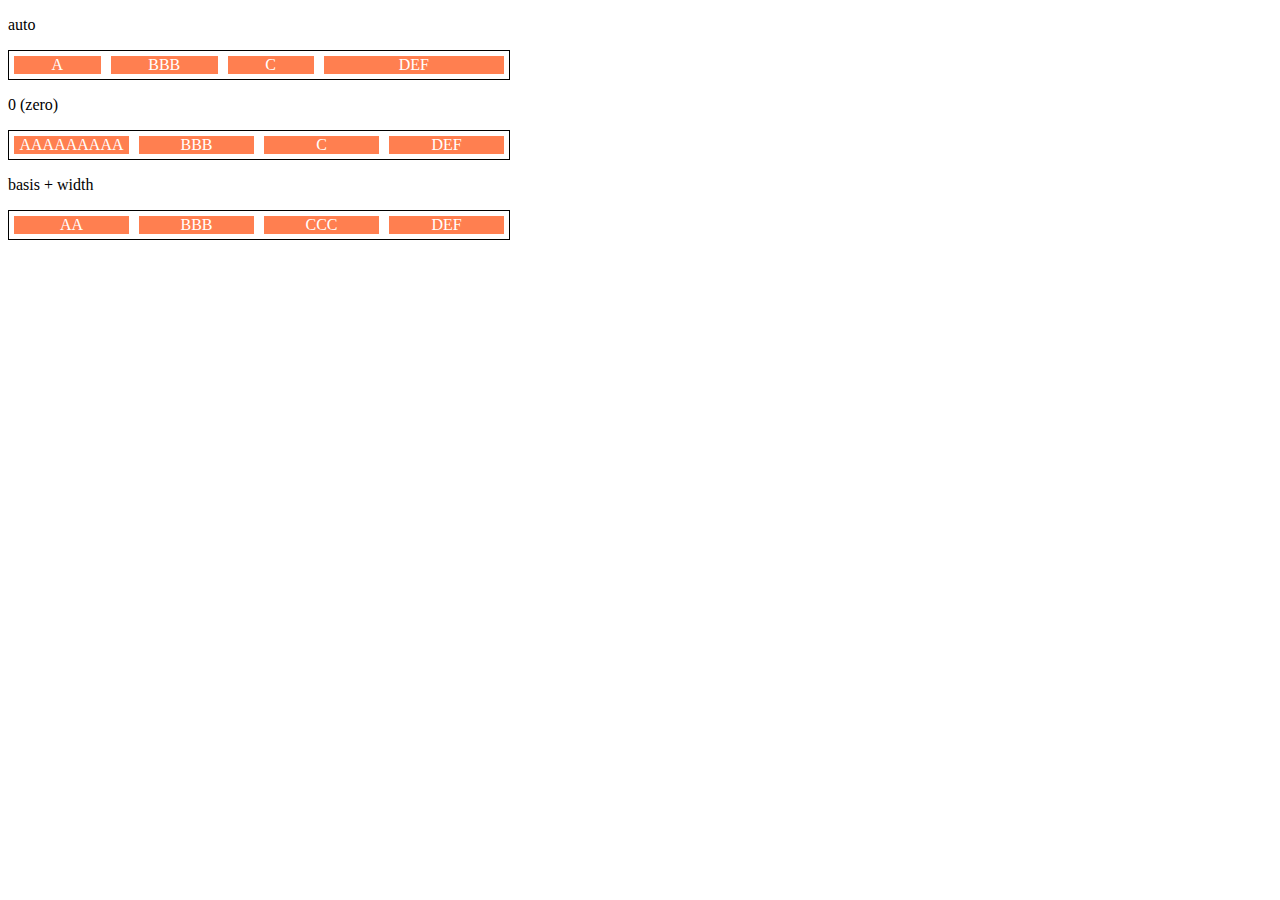
<file: Dio/html-css/flexbox/parte-2/flexbasis.html>
<!DOCTYPE html>
<html lang="pt-BR">
<head>
    <meta charset="UTF-8">
    <meta name="author" content="Jean Fernandes - JeanOmeg">
    <meta name="description" content="Exemplos da aula de flex basis">
    <meta http-equiv="X-UA-Compatible" content="IE=Edge">
    <meta name="viewport" content="width=device-width, initial-scale=1">
    <title>Fundamentos - Flex basis</title>
    <style>
        .flex-container {
            max-width: 500px;
            border: 1px solid black;
            display: flex;
        }

        .items {
            background-color: coral;
            color: white;
            text-align: center;
            margin: 5px;
        }

        .bauto {
            flex-basis: auto;
        }

        .b-0 {
            flex-basis: 0;
        }

        .fg-0 {
            flex-grow: 0;
        }
        .fg-1 {
            flex-grow: 1;
        }

        .fg-2 {
            flex-grow: 2;
        }

        .w100 {
            flex-basis: 100px;
        }

    </style>
</head>
<body>
    <p>auto</p>
    <div class="flex-container">
        <div class="items bauto fg-1">A</div>
        <div class="items bauto fg-1">BBB</div>
        <div class="items bauto fg-1">C</div>
        <div class="items bauto fg-2">DEF</div>
    </div>

    <p>0 (zero)</p>
    <div class="flex-container">
        <div class="items b-0 fg-1">AAAAAAAAA</div>
        <div class="items b-0 fg-1">BBB</div>
        <div class="items b-0 fg-1">C</div>
        <div class="items b-0 fg-1">DEF</div>
    </div>
    
    <p>basis + width</p>
    <div class="flex-container">
        <div class="items w100 fg-2">AA</div>
        <div class="items w100 fg-2">BBB</div>
        <div class="items w100 fg-2">CCC</div>
        <div class="items w100 fg-2">DEF</div>
    </div>
</body>
</html>
</file>
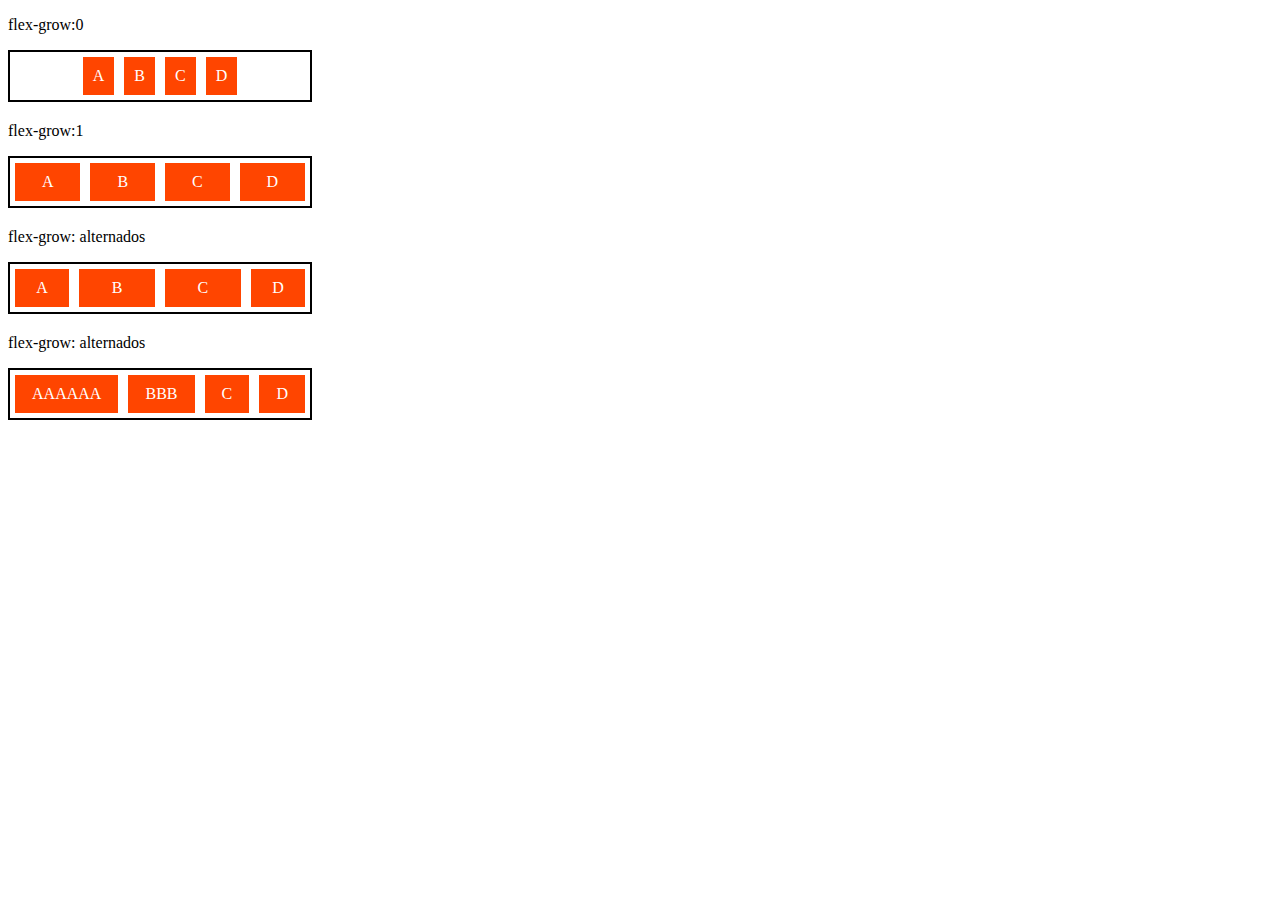
<file: Dio/html-css/flexbox/parte-2/flexgrow.html>
<!DOCTYPE html>
<html lang="pt-BR">
<head>
    <meta charset="UTF-8">
    <meta name="author" content="Jean Fernandes - JeanOmeg">
    <meta name="description" content="Exemplos da aula de ">
    <meta http-equiv="X-UA-Compatible" content="IE=Edge">
    <meta name="viewport" content="width=device-width, initial-scale=1">
    <title>Fundamentos - Flex grow</title>
    <style>
        .flex-container {
            display: flex;
            border: 2px solid black;
            max-width: 300px;
            margin-bottom: 20px;
            justify-content: center;
        }

        .item {
            background-color: orangered;
            margin: 5px;
            padding: 10px;
            text-align: center;
            color: white;
        }

        .fg-o {
            flex-grow: 0;
        }

        .fg-1 {
            flex-grow: 1;
        }

        .fg-2 {
            flex-grow: 2;
        }

        .fg-3 {
            flex-grow: 3;
        }

    </style>
</head>
<body>
    <p>flex-grow:0</p>
    <div class="flex-container">
        <div class="item fg-0">A</div>
        <div class="item fg-0">B</div>
        <div class="item fg-0">C</div>
        <div class="item fg-0">D</div>
    </div>

    <p>flex-grow:1</p>
    <div class="flex-container">
        <div class="item fg-1">A</div>
        <div class="item fg-1">B</div>
        <div class="item fg-1">C</div>
        <div class="item fg-1">D</div>
    </div>

    <p>flex-grow: alternados</p>
    <div class="flex-container">
        <div class="item fg-1">A</div>
        <div class="item fg-2">B</div>
        <div class="item fg-2">C</div>
        <div class="item fg-1">D</div>
    </div>

    <p>flex-grow: alternados</p>
    <div class="flex-container">
        <div class="item fg-2">AAAAAA</div>
        <div class="item fg-2">BBB</div>
        <div class="item fg-2">C</div>
        <div class="item fg-2">D</div>
    </div>
</body>
</html>
</file>
<file: Dio/html-css/instagram/style.css>
* {
    padding: 0;
    margin: 0;
    box-sizing: border-box;
    text-decoration: none;
    font-family: sans-serif;
    font-size: 14px;
}

body {
    width: 100%;
    min-height: 100vh;
    background-color: rgb(243, 243, 243);
    margin: 0;
    padding: 0;
    display: flex;
    justify-content: center;
}

.instagram-wrapper {
    display: flex;
    align-items: center;
    justify-content: start;
    width: 60%;
    height: 100vh;
}

.instagram-phone {
    display: flex;
    align-items: center;
    justify-content: center;
    width: 50%;
}

.instagram-phone img {
    height: 50rem;
}

.instagram-continue {
    display: flex;
    align-items: center; /* horizontal */
    justify-content: space-around; /* vertical */
    flex-direction: column;
    width: 50%;
    min-height: 34rem;
}

.group {
    display: flex;
    justify-content: space-between;
    align-items: center;
    flex-direction: column;
    background-color: #ffffff;
    width: 100%;
    padding: 1.3rem 0;
    border: 1px solid lightgray;
}

.group:nth-child(1) {
    min-height: 19rem;
}

.instagram-logo {
    height: 3rem;
}

.profile-photo {
    display: flex;
    justify-content: center;
    align-items: center;
    border-radius: 50%;
    overflow: hidden;
}

.profile-photo img {
    height: 6rem;
}

.instagram-login {
    background-color: #0095f6;
    color: #ffffff;
    padding: 8px;
    border-radius: 4px;
}

.instagram-logout {
    color: #0095f6;
    margin-top: 1rem;
}

.not-account {
    color: rgb(160, 160, 160);
}

.link-blue {
    color: #0095f6;
}

.get-the-app {
    display: flex;
    flex-direction: column;
    align-items: center;
    justify-content: center;
    width: 100%;
    padding: 1.3rem 0;
}

.download {
    display: flex;
    width: 100%;
    justify-content: space-evenly;
    align-items: center;
    padding: 1rem;
}

.app-download {
    height: 3rem;
    width: 10rem;
    border-radius: 5px;
    background-size: cover;
}

.app-download:nth-child(1) {
    background-image: url('./img/apple-button.png');
}

.app-download:nth-child(2) {
    background-image: url('./img/googleplay-button.png');
}

/* ### TABLET ### */

@media (max-width: 1024px) {
    .instagram-wrapper {
        width: 90%;
    }
}

/* ### SMARTPHONE ### */

@media (max-width: 650px) {
    body {
        background-color: #ffffff;
    }

    .instagram-wrapper {
        width: 90%;
    }

    .instagram-phone {
        display: none;
    }

    .instagram-continue {
        width: 100%;
    }
    
    .group {
        border: 1px solid transparent;
    }
}
</file>
